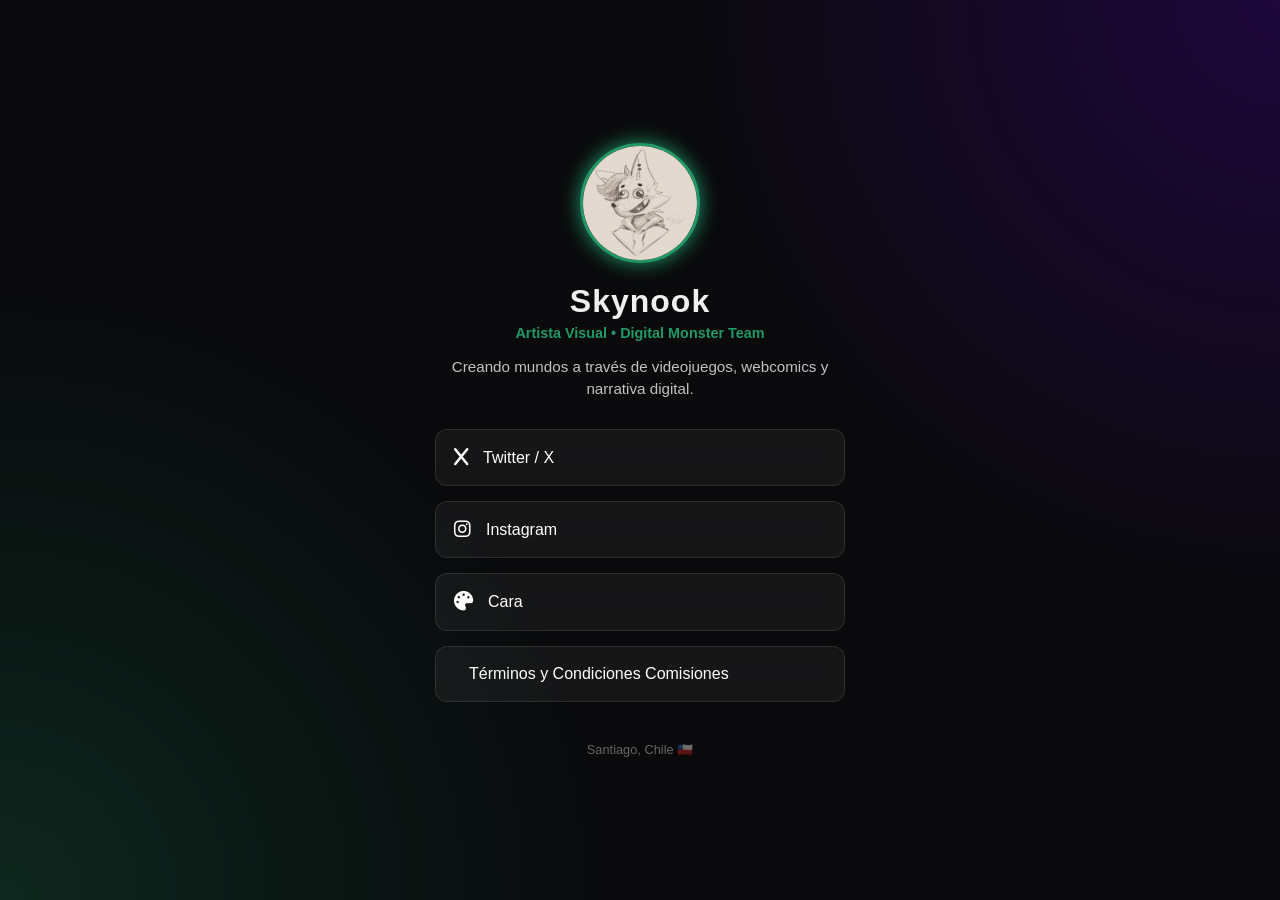
<file: index.html>
<!DOCTYPE html>
<html lang="es">
<head>
    <meta charset="UTF-8">
    <meta name="viewport" content="width=device-width, initial-scale=1.0">
    <title>Skynook</title>
    <link rel="stylesheet" href="https://cdnjs.cloudflare.com/ajax/libs/font-awesome/6.5.1/css/all.min.css">
    <link rel="stylesheet" href="style.css">
</head>
<body>
    <div class="background-overlay"></div>
    
    <main class="container">
        <header class="profile">
            <div class="avatar-container">
                <img src="imagen.webp" alt="Skynook Avatar" class="avatar">
            </div>
            <h1>Skynook</h1>
            <p class="tagline">Artista Visual • Digital Monster Team</p>
            <p class="description">Creando mundos a través de videojuegos, webcomics y narrativa digital.</p>
        </header>

        <section class="links-container">
            <a href="https://x.com/SKYN00K" target="_blank" class="link-card">
                <i class="fa-brands fa-x icon"></i>
                <span>Twitter / X</span>
            </a>
            
            <a href="https://instagram.com/skynook.u" target="_blank" class="link-card">
                <i class="fa-brands fa-instagram icon"></i>
                <span>Instagram</span>
            </a>

            <a href="https://cara.app/skynook" target="_blank" class="link-card portfolio">
                <i class="fa-solid fa-palette icon"></i>
                <span>Cara</span>
            </a>

            
            <a href="tyc" target="_blank" class="link-card">
                <i class="fa-brands fa-file-word-o icon"></i>
                <span>Términos y Condiciones Comisiones</span>
            </a>
        </section>

        <footer>
            <p>Santiago, Chile 🇨🇱</p>
        </footer>
    </main>

    <script src="main.js"></script>
</body>
</html>
</file>
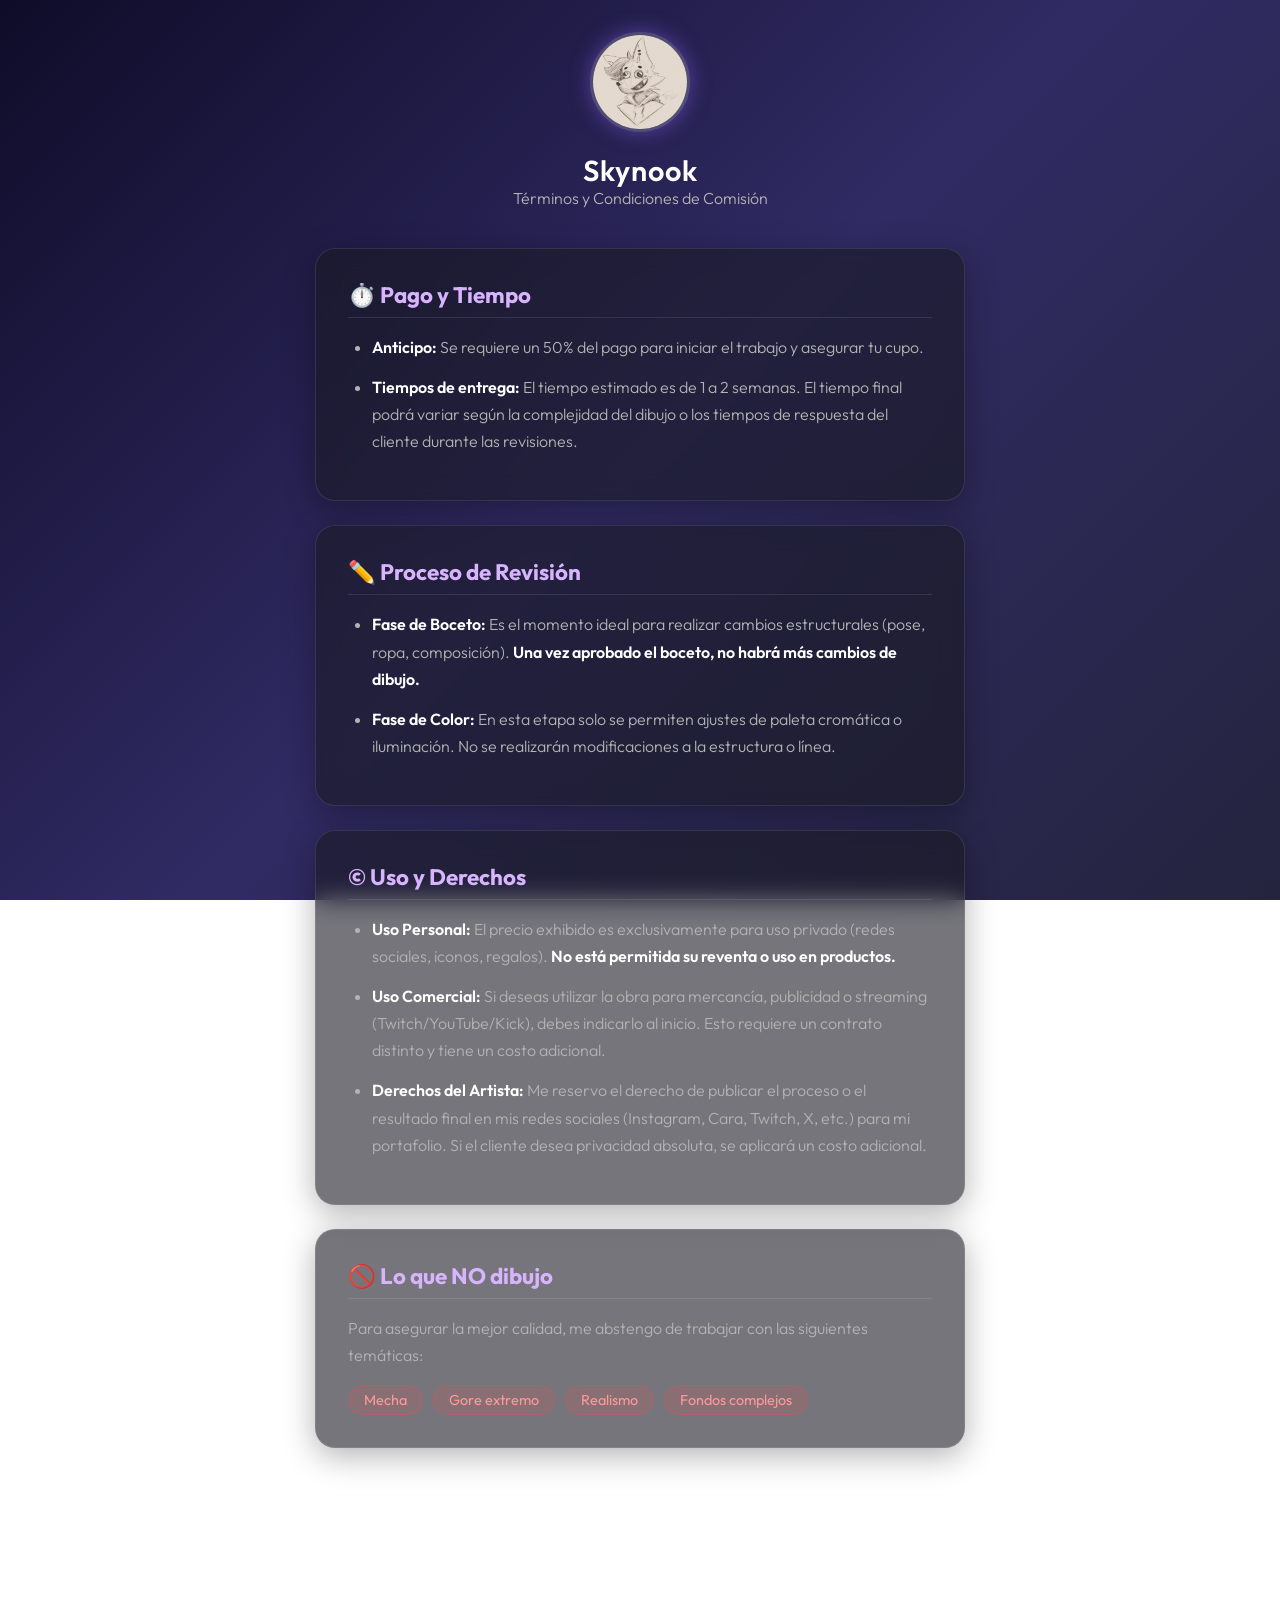
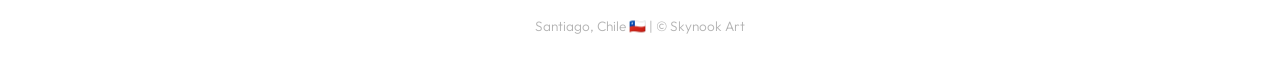
<file: tyc/index.html>
<!DOCTYPE html>
<html lang="es">
<head>
    <meta charset="UTF-8">
    <meta name="viewport" content="width=device-width, initial-scale=1.0">
    <title>Skynook | Términos y Condiciones</title>
    <link href="https://fonts.googleapis.com/css2?family=Outfit:wght@300;400;600&display=swap" rel="stylesheet">
    <style>
        :root {
            /* Variables de color para adaptarlo a tu arte */
            --primary-glow: rgba(139, 92, 246, 0.5); /* Tono morado brillante */
            --text-main: #ffffff;
            --text-secondary: #b3b3b3;
            --glass-bg: rgba(25, 25, 35, 0.6);
            --glass-border: rgba(255, 255, 255, 0.1);
        }

        * {
            box-sizing: border-box;
            margin: 0;
            padding: 0;
        }

        body {
            font-family: 'Outfit', sans-serif;
            /* Aquí puedes poner la misma imagen de fondo que usas en tu web principal */
            background: linear-gradient(135deg, #0f0c29, #302b63, #24243e);
            background-size: cover;
            background-attachment: fixed;
            color: var(--text-main);
            min-height: 100vh;
            display: flex;
            flex-direction: column;
            align-items: center;
            padding: 2rem 1rem;
        }

        /* Contenedor principal estilo "Linktree/Portafolio" */
        .main-container {
            width: 100%;
            max-width: 650px;
            display: flex;
            flex-direction: column;
            gap: 1.5rem;
        }

        /* Cabecera con Avatar (Igual que tu web principal) */
        .profile-header {
            text-align: center;
            margin-bottom: 1rem;
        }

        .profile-avatar {
            width: 100px;
            height: 100px;
            border-radius: 50%;
            object-fit: cover;
            border: 3px solid rgba(255, 255, 255, 0.2);
            box-shadow: 0 0 20px var(--primary-glow);
            margin-bottom: 1rem;
        }

        .profile-title {
            font-size: 1.8rem;
            font-weight: 600;
            letter-spacing: 1px;
        }

        .profile-subtitle {
            font-size: 1rem;
            color: var(--text-secondary);
            font-weight: 300;
        }

        /* Tarjetas de contenido (Efecto cristal) */
        .glass-card {
            background: var(--glass-bg);
            backdrop-filter: blur(12px);
            -webkit-backdrop-filter: blur(12px);
            border: 1px solid var(--glass-border);
            border-radius: 20px;
            padding: 2rem;
            box-shadow: 0 8px 32px rgba(0, 0, 0, 0.3);
            transition: transform 0.3s ease, box-shadow 0.3s ease;
        }

        .glass-card:hover {
            transform: translateY(-5px);
            box-shadow: 0 12px 40px rgba(0, 0, 0, 0.4);
            border-color: rgba(255, 255, 255, 0.2);
        }

        .glass-card h2 {
            font-size: 1.4rem;
            margin-bottom: 1rem;
            display: flex;
            align-items: center;
            gap: 10px;
            color: #d8b4fe; /* Un morado pastel para títulos */
            border-bottom: 1px solid var(--glass-border);
            padding-bottom: 0.5rem;
        }

        .glass-card p, .glass-card ul {
            font-size: 1rem;
            line-height: 1.7;
            color: var(--text-secondary);
            font-weight: 300;
        }

        .glass-card ul {
            padding-left: 1.5rem;
            margin-top: 0.5rem;
        }

        .glass-card li {
            margin-bottom: 0.8rem;
        }

        .highlight {
            color: #ffffff;
            font-weight: 600;
        }

        /* Etiquetas para lo que NO dibujas */
        .tag-container {
            display: flex;
            flex-wrap: wrap;
            gap: 10px;
            margin-top: 1rem;
        }

        .tag {
            background: rgba(255, 75, 75, 0.15);
            border: 1px solid rgba(255, 75, 75, 0.3);
            color: #ff9999;
            padding: 5px 15px;
            border-radius: 20px;
            font-size: 0.9rem;
            font-weight: 400;
        }

        /* Botón de regreso */
        .btn-back {
            display: inline-block;
            width: 100%;
            padding: 1rem;
            text-align: center;
            background: rgba(255, 255, 255, 0.05);
            border: 1px solid var(--glass-border);
            border-radius: 50px;
            color: var(--text-main);
            text-decoration: none;
            font-weight: 600;
            font-size: 1.1rem;
            transition: all 0.3s ease;
            backdrop-filter: blur(10px);
            margin-top: 1rem;
        }

        .btn-back:hover {
            background: rgba(255, 255, 255, 0.15);
            box-shadow: 0 0 15px var(--primary-glow);
            transform: scale(1.02);
        }

        footer {
            margin-top: 3rem;
            font-size: 0.85rem;
            color: var(--text-secondary);
            text-align: center;
            font-weight: 300;
        }

        /* Adaptabilidad en móviles */
        @media (max-width: 480px) {
            .glass-card {
                padding: 1.5rem;
            }
            .profile-title {
                font-size: 1.5rem;
            }
        }
    </style>
</head>
<body>

    <div class="main-container">
        
        <div class="profile-header">
            <img src="../imagen.webp" alt="Skynook Avatar" class="profile-avatar" onerror="this.src='https://ui-avatars.com/api/?name=Skynook&background=8b5cf6&color=fff'">
            <h1 class="profile-title">Skynook</h1>
            <p class="profile-subtitle">Términos y Condiciones de Comisión</p>
        </div>

        <div class="glass-card">
            <h2>⏱️ Pago y Tiempo</h2>
            <ul>
                <li><span class="highlight">Anticipo:</span> Se requiere un 50% del pago para iniciar el trabajo y asegurar tu cupo.</li>
                <li><span class="highlight">Tiempos de entrega:</span> El tiempo estimado es de 1 a 2 semanas. El tiempo final podrá variar según la complejidad del dibujo o los tiempos de respuesta del cliente durante las revisiones.</li>
            </ul>
        </div>

        <div class="glass-card">
            <h2>✏️ Proceso de Revisión</h2>
            <ul>
                <li><span class="highlight">Fase de Boceto:</span> Es el momento ideal para realizar cambios estructurales (pose, ropa, composición). <span class="highlight">Una vez aprobado el boceto, no habrá más cambios de dibujo.</span></li>
                <li><span class="highlight">Fase de Color:</span> En esta etapa solo se permiten ajustes de paleta cromática o iluminación. No se realizarán modificaciones a la estructura o línea.</li>
            </ul>
        </div>

        <div class="glass-card">
            <h2>©️ Uso y Derechos</h2>
            <ul>
                <li><span class="highlight">Uso Personal:</span> El precio exhibido es exclusivamente para uso privado (redes sociales, iconos, regalos). <span class="highlight">No está permitida su reventa o uso en productos.</span></li>
                <li><span class="highlight">Uso Comercial:</span> Si deseas utilizar la obra para mercancía, publicidad o streaming (Twitch/YouTube/Kick), debes indicarlo al inicio. Esto requiere un contrato distinto y tiene un costo adicional.</li>
                <li><span class="highlight">Derechos del Artista:</span> Me reservo el derecho de publicar el proceso o el resultado final en mis redes sociales (Instagram, Cara, Twitch, X, etc.) para mi portafolio. Si el cliente desea privacidad absoluta, se aplicará un costo adicional.</li>
            </ul>
        </div>

        <div class="glass-card">
            <h2>🚫 Lo que NO dibujo</h2>
            <p>Para asegurar la mejor calidad, me abstengo de trabajar con las siguientes temáticas:</p>
            <div class="tag-container">
                <span class="tag">Mecha</span>
                <span class="tag">Gore extremo</span>
                <span class="tag">Realismo</span>
                <span class="tag">Fondos complejos</span>
            </div>
        </div>

        <a href="https://skynookhub.github.io/social-media/" class="btn-back">
            ← Volver a mis Enlaces
        </a>

        <footer>
            <p>Santiago, Chile 🇨🇱 | &copy; Skynook Art</p>
        </footer>

    </div>

</body>
</html>
</file>
<file: style.css>
:root {
    --primary-color: #7000ff;
    --secondary-color: #209967;
    --bg-dark: #0a0a0c;
    --glass-bg: rgba(255, 255, 255, 0.05);
    --text-white: #f0f0f0;
}

* {
    margin: 0;
    padding: 0;
    box-sizing: border-box;
    font-family: 'Segoe UI', Roboto, sans-serif;
}

body {
    background-color: var(--bg-dark);
    color: var(--text-white);
    display: flex;
    justify-content: center;
    align-items: center;
    min-height: 100vh;
    overflow-x: hidden;
}

.background-overlay {
    position: fixed;
    top: 0;
    left: 0;
    width: 100%;
    height: 100%;
    background: radial-gradient(circle at top right, var(--primary-color), transparent 40%),
                radial-gradient(circle at bottom left, var(--secondary-color), transparent 40%);
    opacity: 0.2;
    z-index: -1;
}

.container {
    width: 100%;
    max-width: 450px;
    padding: 40px 20px;
    text-align: center;
}

.avatar-container {
    position: relative;
    width: 120px;
    height: 120px;
    margin: 0 auto 20px;
}

.avatar {
    width: 100%;
    height: 100%;
    border-radius: 50%;
    border: 3px solid var(--secondary-color);
    box-shadow: 0 0 20px var(--secondary-color);
    object-fit: cover;
}

h1 { font-size: 2rem; margin-bottom: 5px; letter-spacing: 1px; }
.tagline { color: var(--secondary-color); font-weight: bold; font-size: 0.9rem; margin-bottom: 15px; }
.description { font-size: 0.95rem; opacity: 0.8; margin-bottom: 30px; line-height: 1.4; }

.links-container {
    display: flex;
    flex-direction: column;
    gap: 15px;
}

.link-card {
    background: var(--glass-bg);
    backdrop-filter: blur(10px);
    border: 1px solid rgba(255, 255, 255, 0.1);
    padding: 18px;
    border-radius: 12px;
    text-decoration: none;
    color: white;
    font-weight: 500;
    display: flex;
    align-items: center;
    transition: all 0.3s ease;
}

.link-card:hover {
    transform: translateY(-3px);
    background: rgba(255, 255, 255, 0.1);
    border-color: var(--secondary-color);
}

.link-card.special {
    background: linear-gradient(45deg, var(--primary-color), var(--secondary-color));
    border: none;
    font-weight: bold;
}

.divider {
    margin: 20px 0 10px;
    font-size: 0.8rem;
    text-transform: uppercase;
    letter-spacing: 2px;
    opacity: 0.5;
}

.icon { margin-right: 15px; font-size: 1.2rem; }

footer { margin-top: 40px; font-size: 0.8rem; opacity: 0.4; }
</file>
